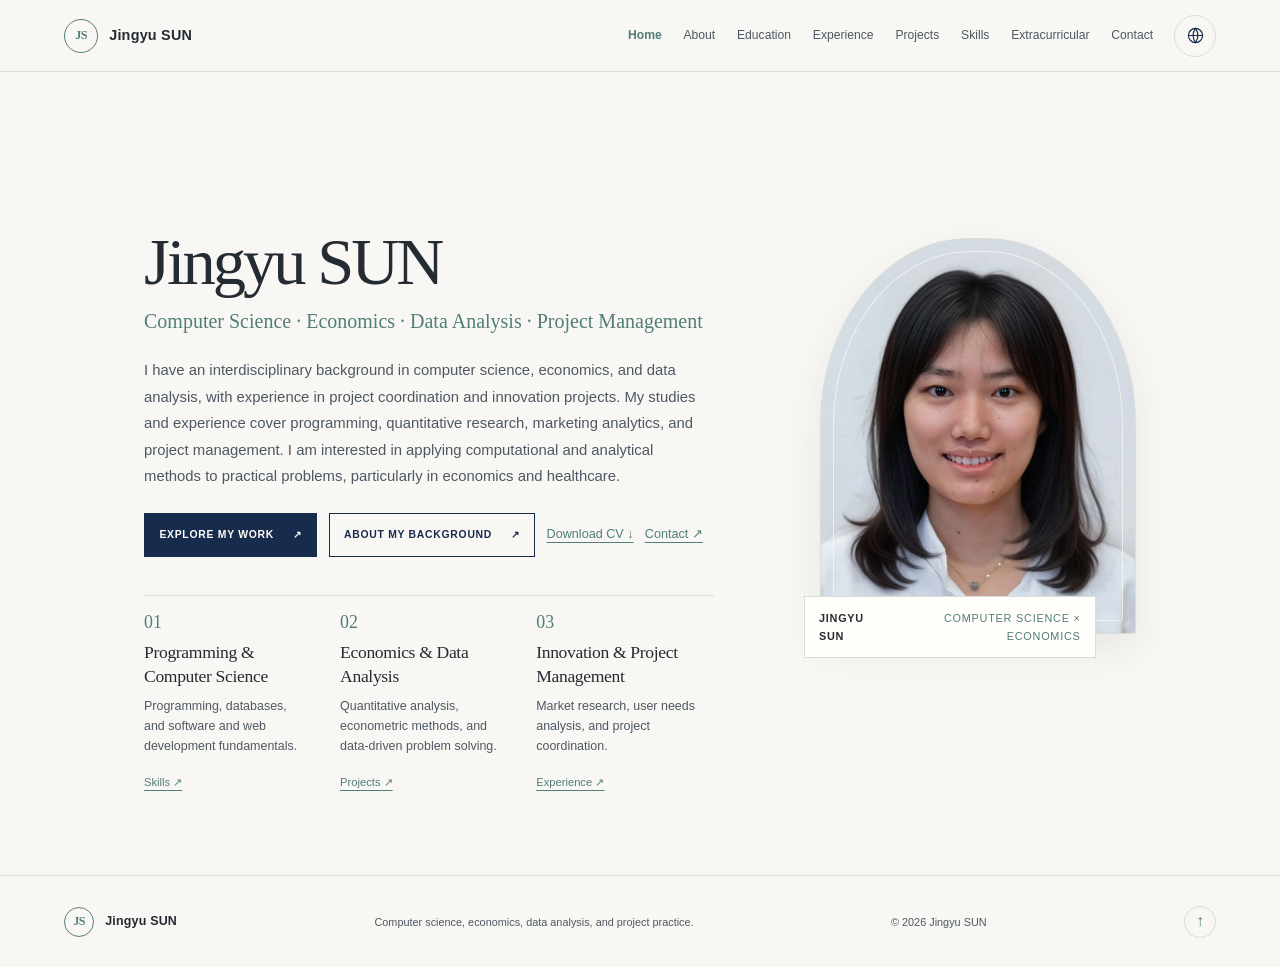
<file: index.html>
<!doctype html>
<html lang="en">
<head>
  <meta charset="utf-8"><meta name="viewport" content="width=device-width, initial-scale=1">
  <meta name="description" content="Jingyu SUN — Computer Science, Economics, Data Analysis, and Project Management.">
  <meta name="theme-color" content="#F8F7F3">
  <meta property="og:type" content="website"><meta property="og:title" content="Jingyu SUN | Academic & Professional Portfolio"><meta property="og:description" content="Computer Science, Economics, Data Analysis, and Project Management."><meta property="og:image" content="assets/images/social-card.svg">
  <title>Jingyu SUN | Academic &amp; Professional Portfolio</title>
  <link rel="icon" href="assets/images/favicon.svg" type="image/svg+xml"><link rel="stylesheet" href="css/style.css?v=b0d8c31"><script src="js/main.js?v=b0d8c31" defer></script>
</head>
<body data-page="home" id="top">
  <a class="skip-link" href="#page-content">Aller au contenu</a>
  <header id="site-header" class="site-header"></header>
  <main id="page-content" class="page-shell" tabindex="-1"><noscript>JavaScript is required to display the portfolio content.</noscript></main>
  <footer id="site-footer" class="site-footer"></footer>
</body>
</html>
</file>
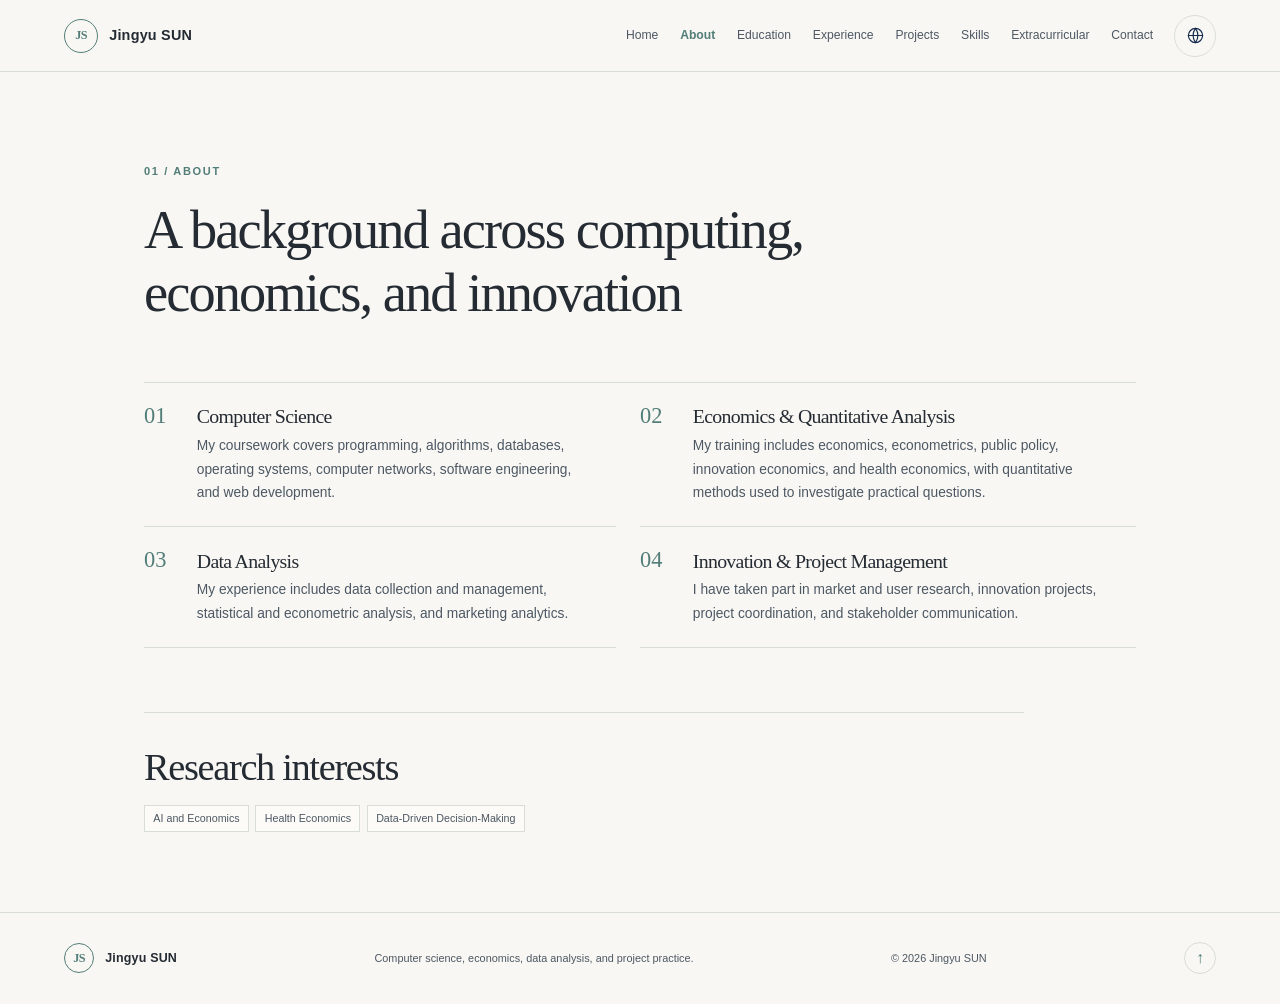
<file: about.html>
<!doctype html>
<html lang="en"><head><meta charset="utf-8"><meta name="viewport" content="width=device-width, initial-scale=1"><meta name="description" content="Parcours et centres d’intérêt de Jingyu SUN."><meta name="theme-color" content="#f5f2eb"><title>À propos | Jingyu SUN</title><link rel="icon" href="assets/images/favicon.svg" type="image/svg+xml"><link rel="stylesheet" href="css/style.css?v=b0d8c31"><script src="js/main.js?v=b0d8c31" defer></script></head><body data-page="about" id="top"><a class="skip-link" href="#page-content">Aller au contenu</a><header id="site-header" class="site-header"></header><main id="page-content" class="page-shell" tabindex="-1"><noscript>JavaScript is required to display the portfolio content.</noscript></main><footer id="site-footer" class="site-footer"></footer></body></html>
</file>
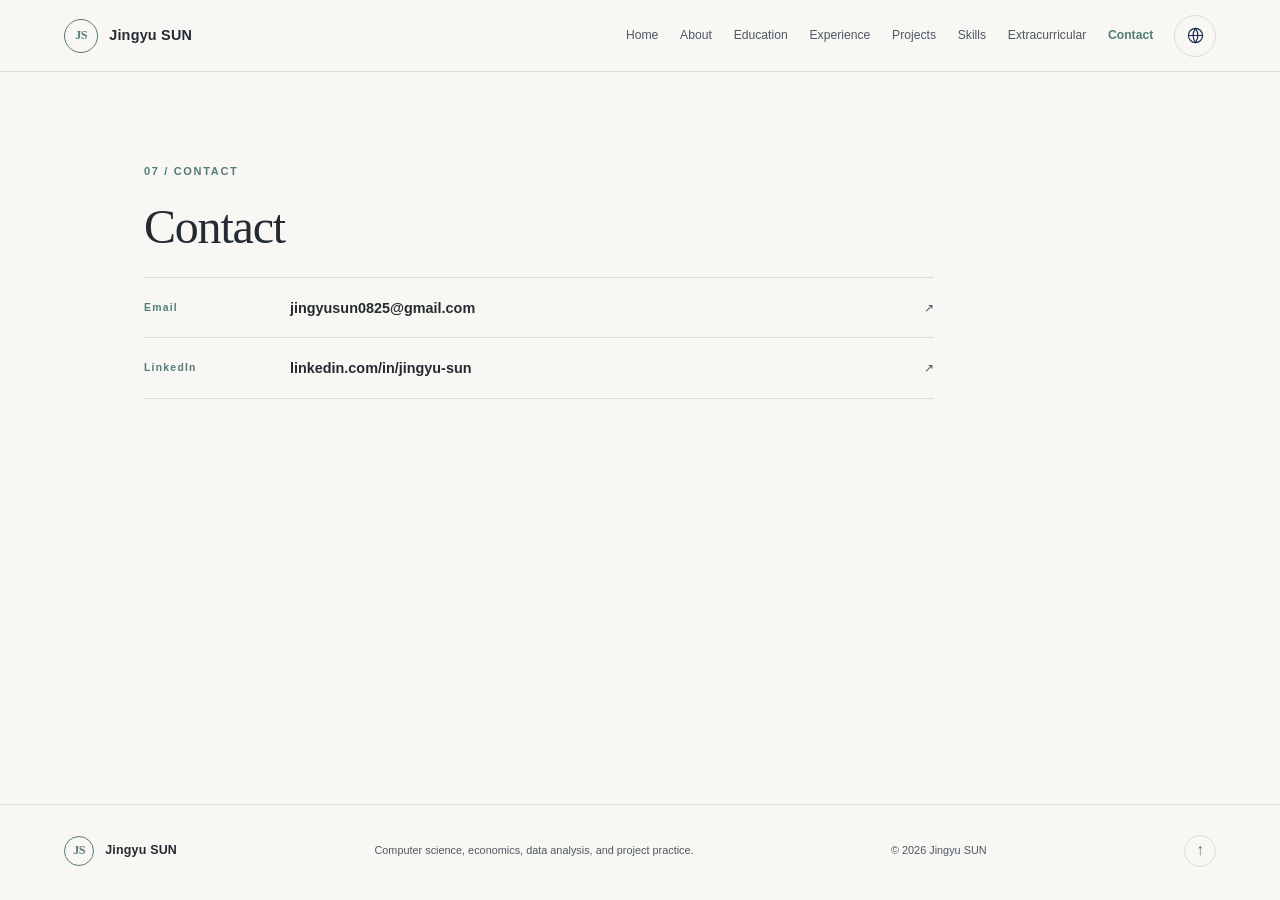
<file: contact.html>
<!doctype html>
<html lang="en"><head><meta charset="utf-8"><meta name="viewport" content="width=device-width, initial-scale=1"><meta name="description" content="Contacter Jingyu SUN par e-mail ou LinkedIn."><meta name="theme-color" content="#f5f2eb"><title>Contact | Jingyu SUN</title><link rel="icon" href="assets/images/favicon.svg" type="image/svg+xml"><link rel="stylesheet" href="css/style.css?v=b0d8c31"><script src="js/main.js?v=b0d8c31" defer></script></head><body data-page="contact" id="top"><a class="skip-link" href="#page-content">Aller au contenu</a><header id="site-header" class="site-header"></header><main id="page-content" class="page-shell" tabindex="-1"><noscript>JavaScript is required to display the portfolio content.</noscript></main><footer id="site-footer" class="site-footer"></footer></body></html>
</file>
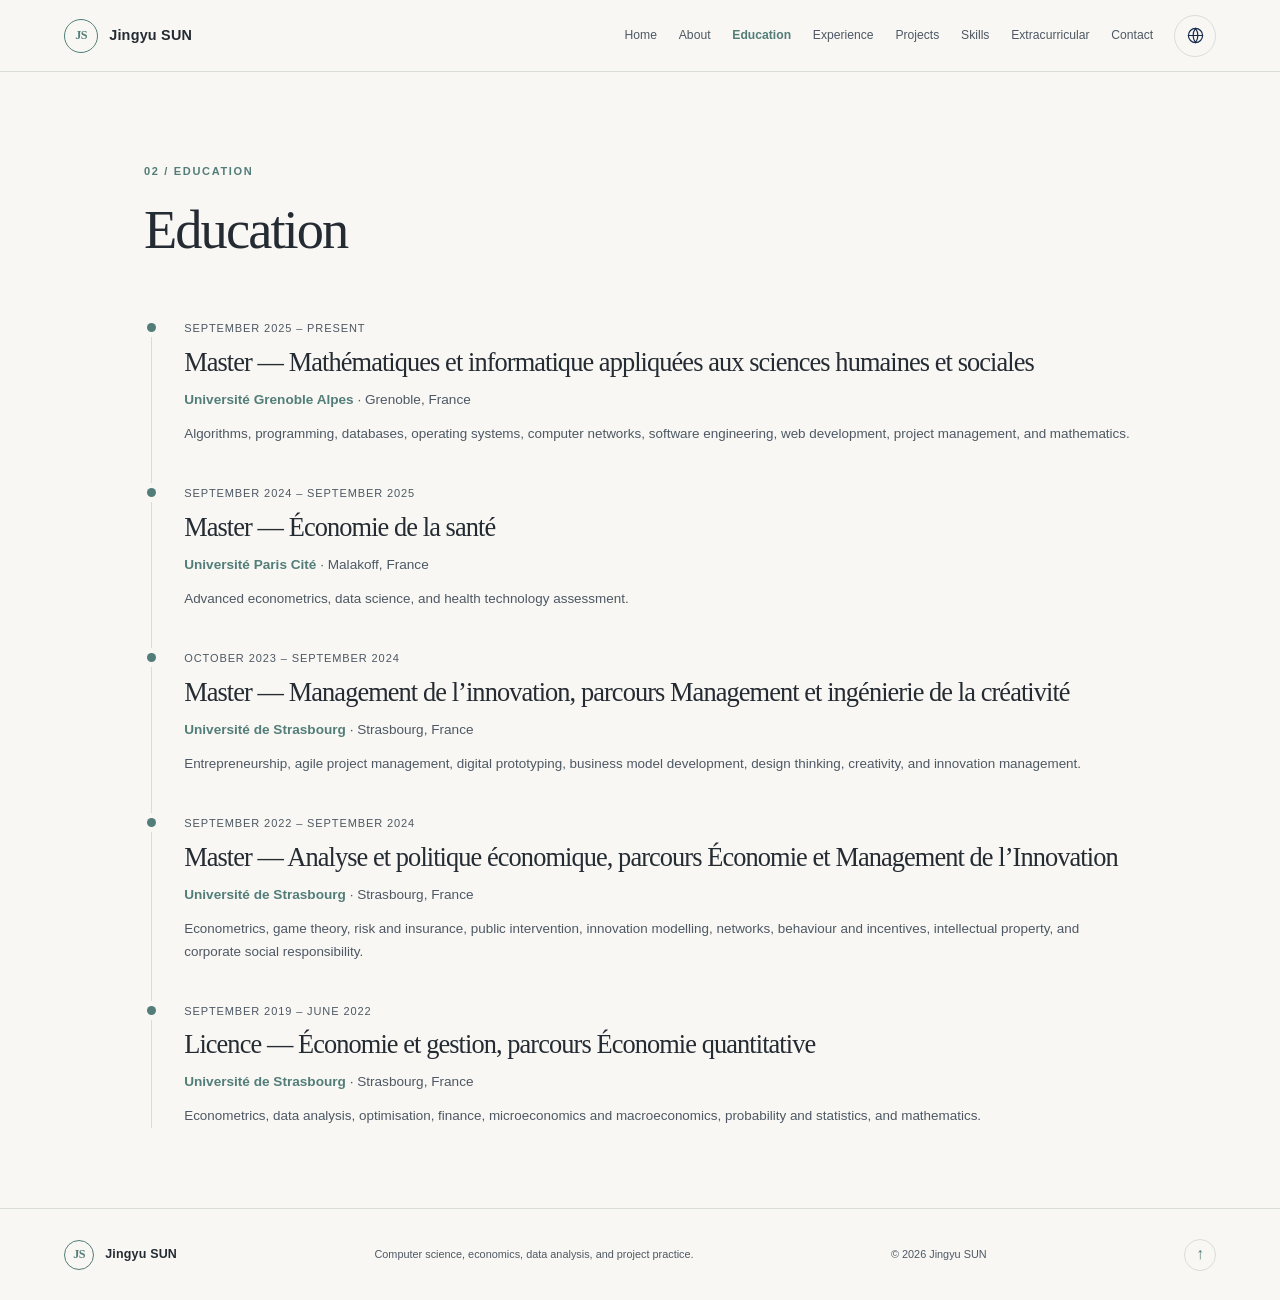
<file: education.html>
<!doctype html>
<html lang="en"><head><meta charset="utf-8"><meta name="viewport" content="width=device-width, initial-scale=1"><meta name="description" content="Parcours universitaire de Jingyu SUN à Grenoble, Paris et Strasbourg."><meta name="theme-color" content="#f5f2eb"><title>Formation | Jingyu SUN</title><link rel="icon" href="assets/images/favicon.svg" type="image/svg+xml"><link rel="stylesheet" href="css/style.css?v=b0d8c31"><script src="js/main.js?v=b0d8c31" defer></script></head><body data-page="education" id="top"><a class="skip-link" href="#page-content">Aller au contenu</a><header id="site-header" class="site-header"></header><main id="page-content" class="page-shell" tabindex="-1"><noscript>JavaScript is required to display the portfolio content.</noscript></main><footer id="site-footer" class="site-footer"></footer></body></html>
</file>
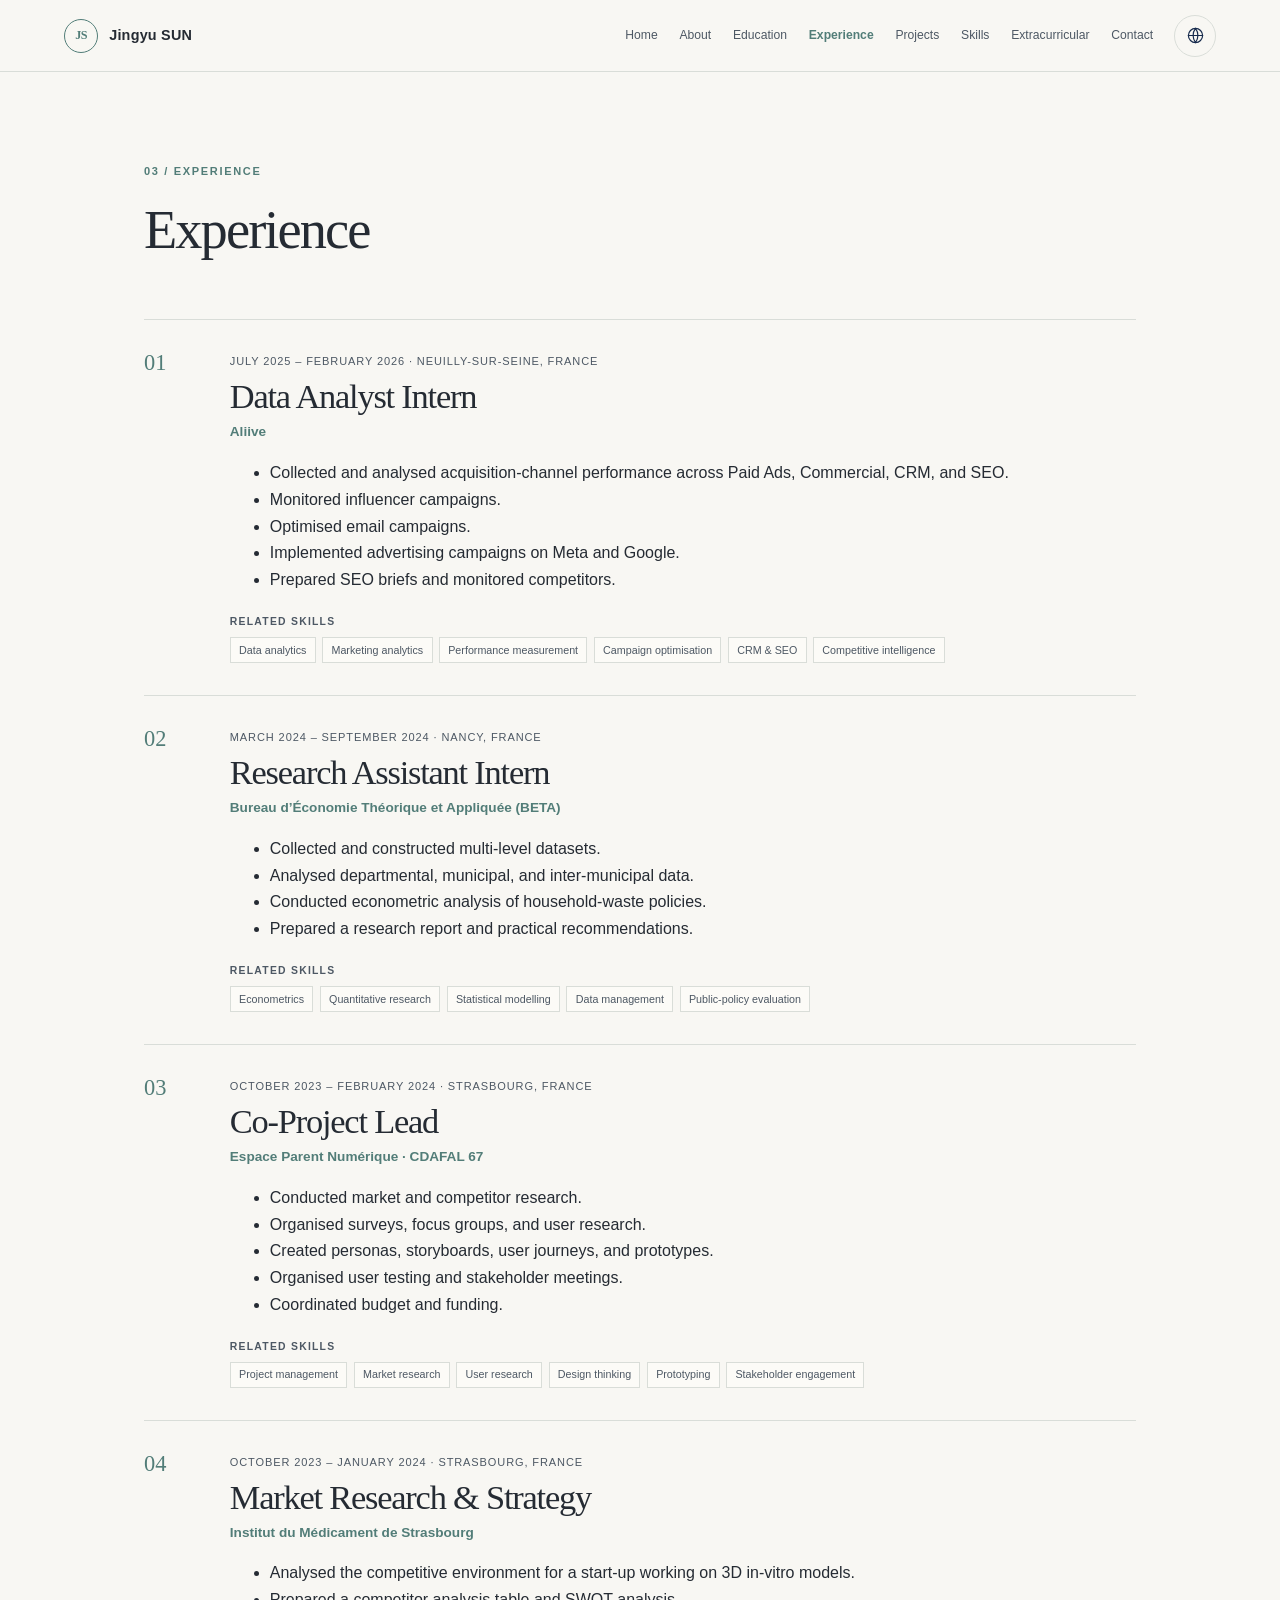
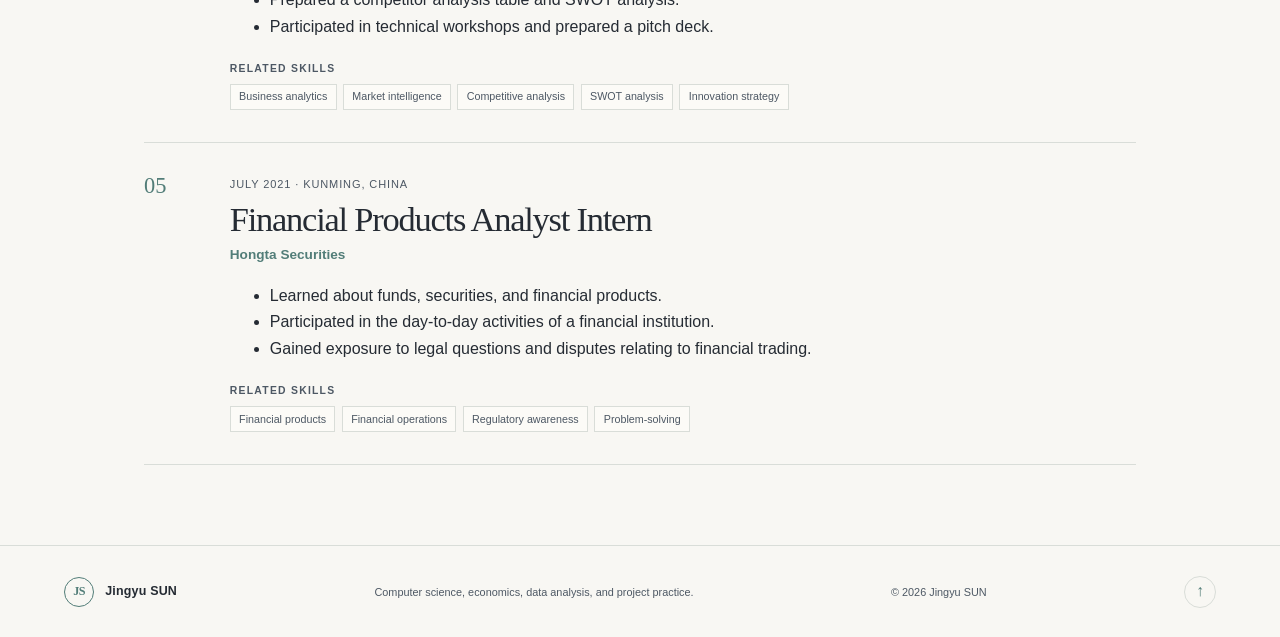
<file: experience.html>
<!doctype html>
<html lang="en"><head><meta charset="utf-8"><meta name="viewport" content="width=device-width, initial-scale=1"><meta name="description" content="Expériences professionnelles et projets de Jingyu SUN."><meta name="theme-color" content="#f5f2eb"><title>Expériences | Jingyu SUN</title><link rel="icon" href="assets/images/favicon.svg" type="image/svg+xml"><link rel="stylesheet" href="css/style.css?v=b0d8c31"><script src="js/main.js?v=b0d8c31" defer></script></head><body data-page="experience" id="top"><a class="skip-link" href="#page-content">Aller au contenu</a><header id="site-header" class="site-header"></header><main id="page-content" class="page-shell" tabindex="-1"><noscript>JavaScript is required to display the portfolio content.</noscript></main><footer id="site-footer" class="site-footer"></footer></body></html>
</file>
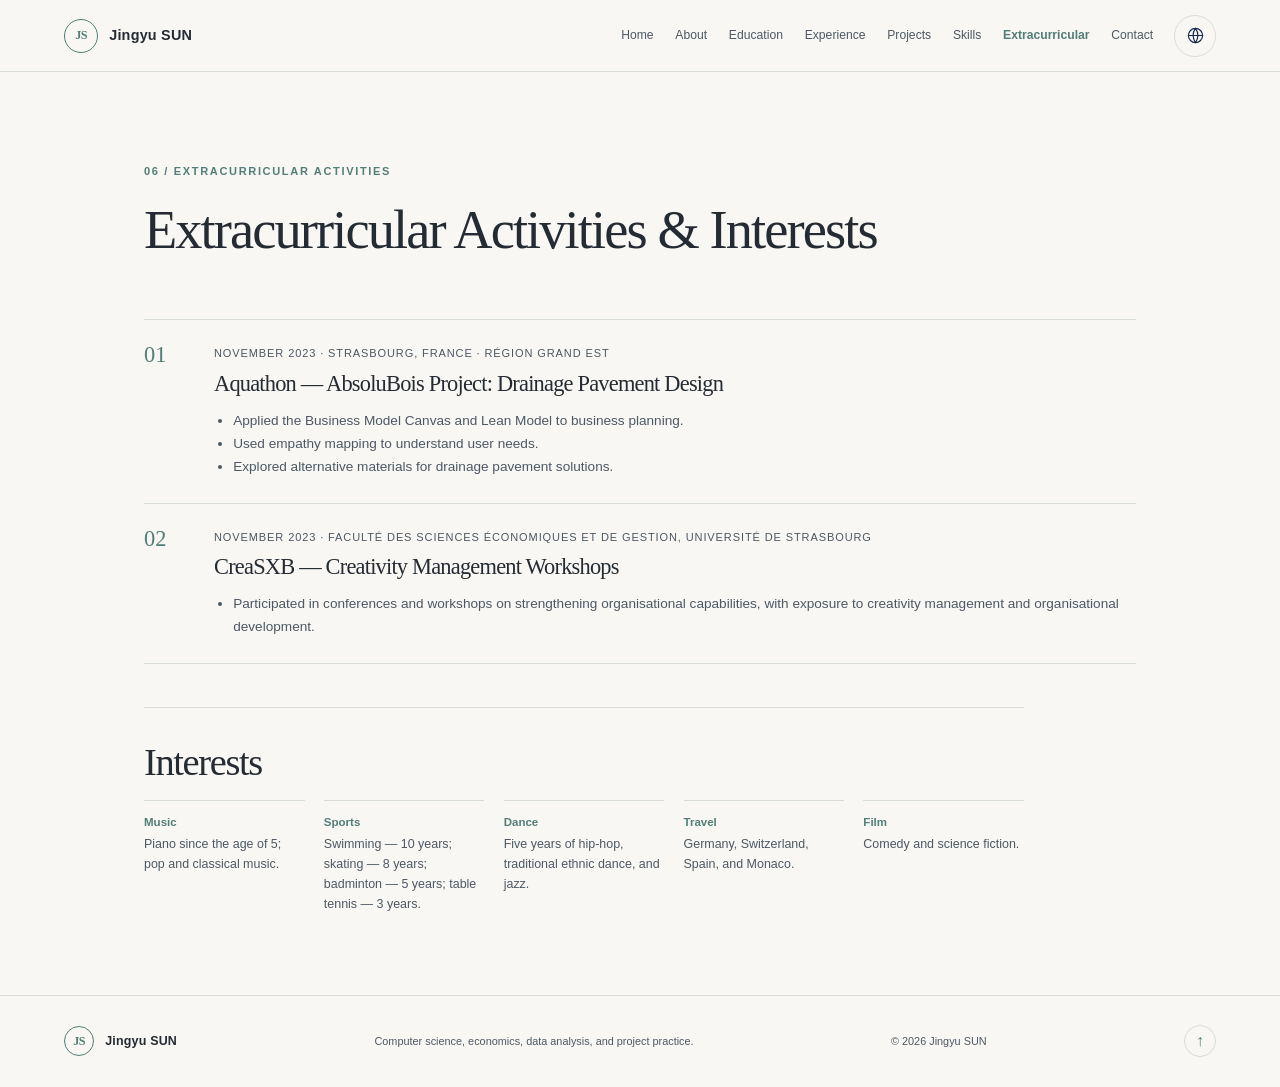
<file: extracurricular.html>
<!doctype html>
<html lang="en"><head><meta charset="utf-8"><meta name="viewport" content="width=device-width, initial-scale=1"><meta name="description" content="Extracurricular activities and interests of Jingyu SUN."><meta name="theme-color" content="#F8F7F3"><title>Extracurricular Activities | Jingyu SUN</title><link rel="icon" href="assets/images/favicon.svg" type="image/svg+xml"><link rel="stylesheet" href="css/style.css?v=b0d8c31"><script src="js/main.js?v=b0d8c31" defer></script></head><body data-page="extracurricular" id="top"><a class="skip-link" href="#page-content">Skip to content</a><header id="site-header" class="site-header"></header><main id="page-content" class="page-shell" tabindex="-1"><noscript>This portfolio requires JavaScript to render its language-specific content.</noscript></main><footer id="site-footer" class="site-footer"></footer></body></html>
</file>
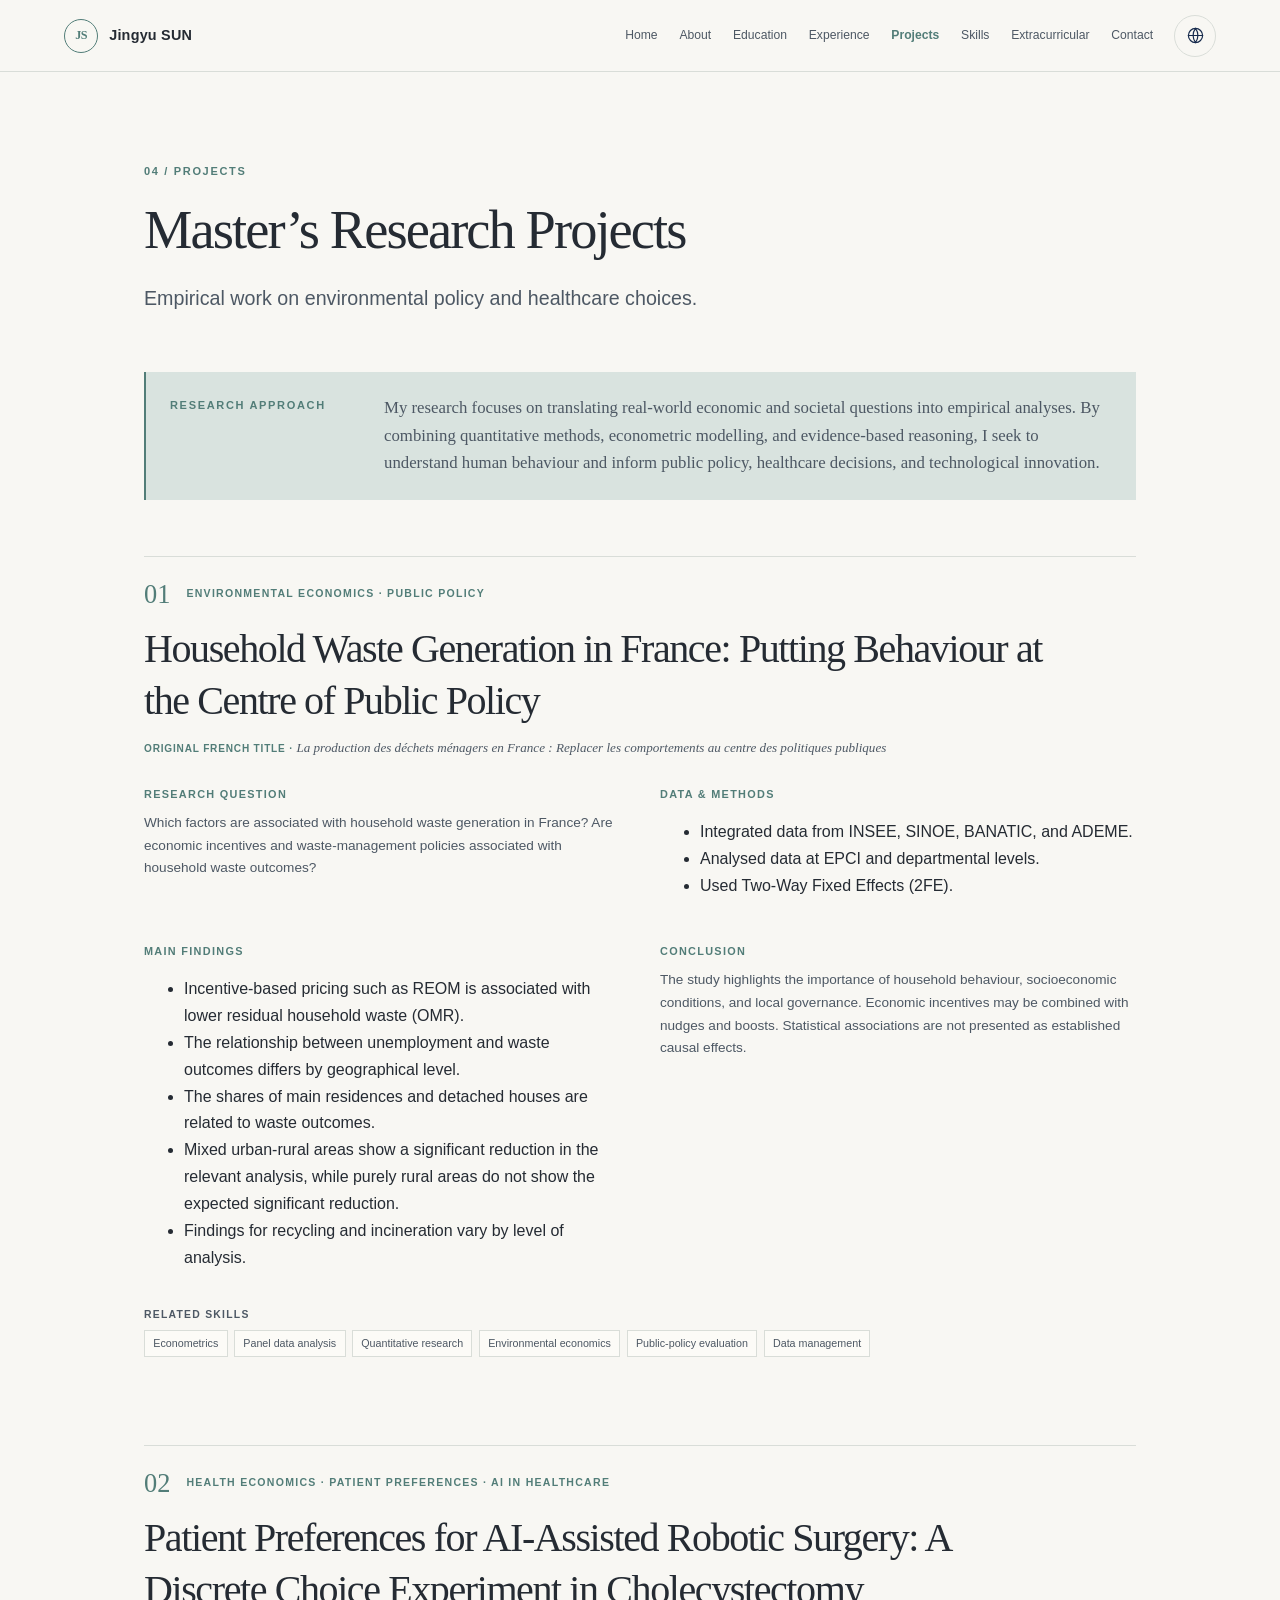
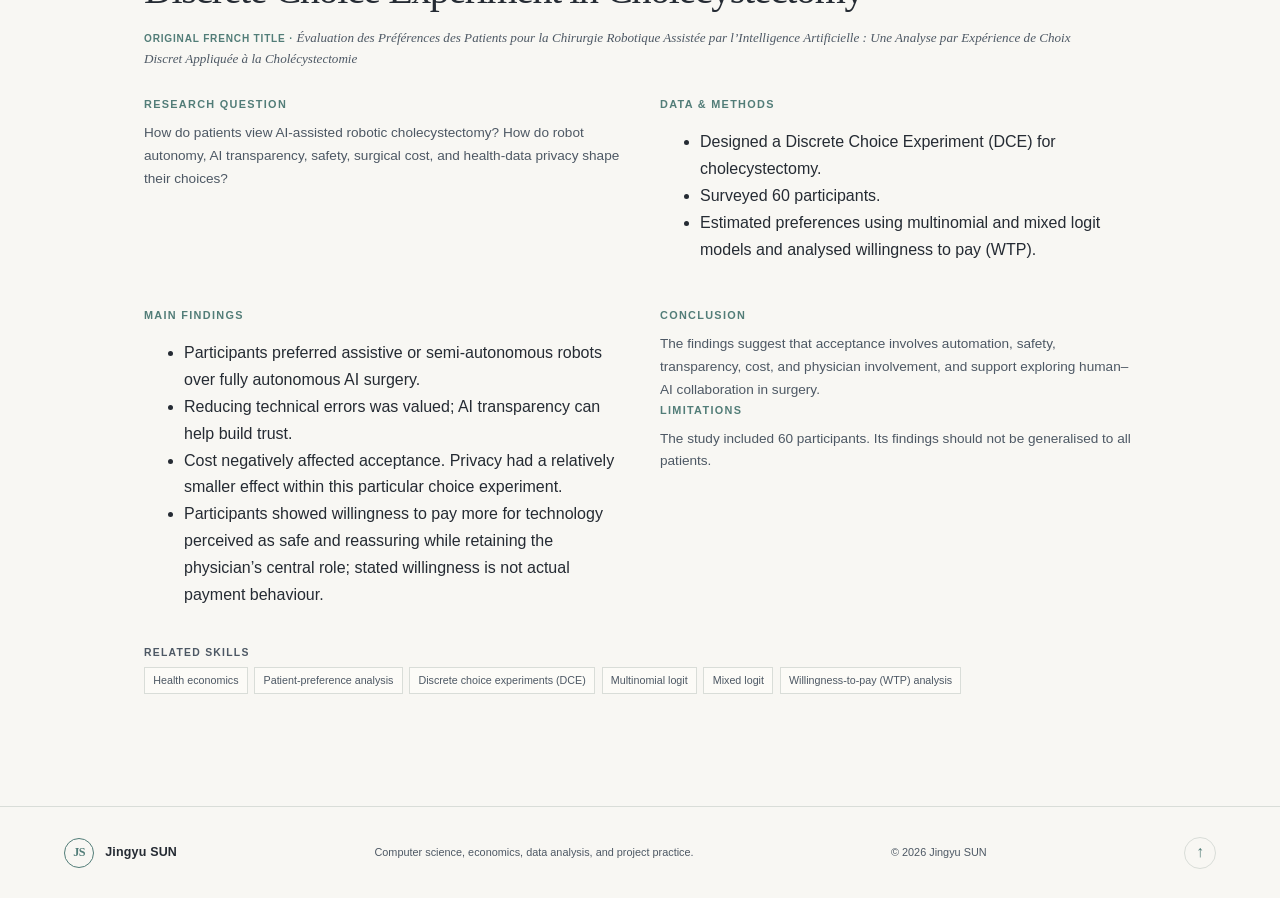
<file: projects.html>
<!doctype html>
<html lang="en"><head><meta charset="utf-8"><meta name="viewport" content="width=device-width, initial-scale=1"><meta name="description" content="Projets de recherche de Jingyu SUN en économie de l’environnement et économie de la santé."><meta name="theme-color" content="#f5f2eb"><title>Recherche | Jingyu SUN</title><link rel="icon" href="assets/images/favicon.svg" type="image/svg+xml"><link rel="stylesheet" href="css/style.css?v=b0d8c31"><script src="js/main.js?v=b0d8c31" defer></script></head><body data-page="projects" id="top"><a class="skip-link" href="#page-content">Aller au contenu</a><header id="site-header" class="site-header"></header><main id="page-content" class="page-shell" tabindex="-1"><noscript>JavaScript is required to display the portfolio content.</noscript></main><footer id="site-footer" class="site-footer"></footer></body></html>
</file>
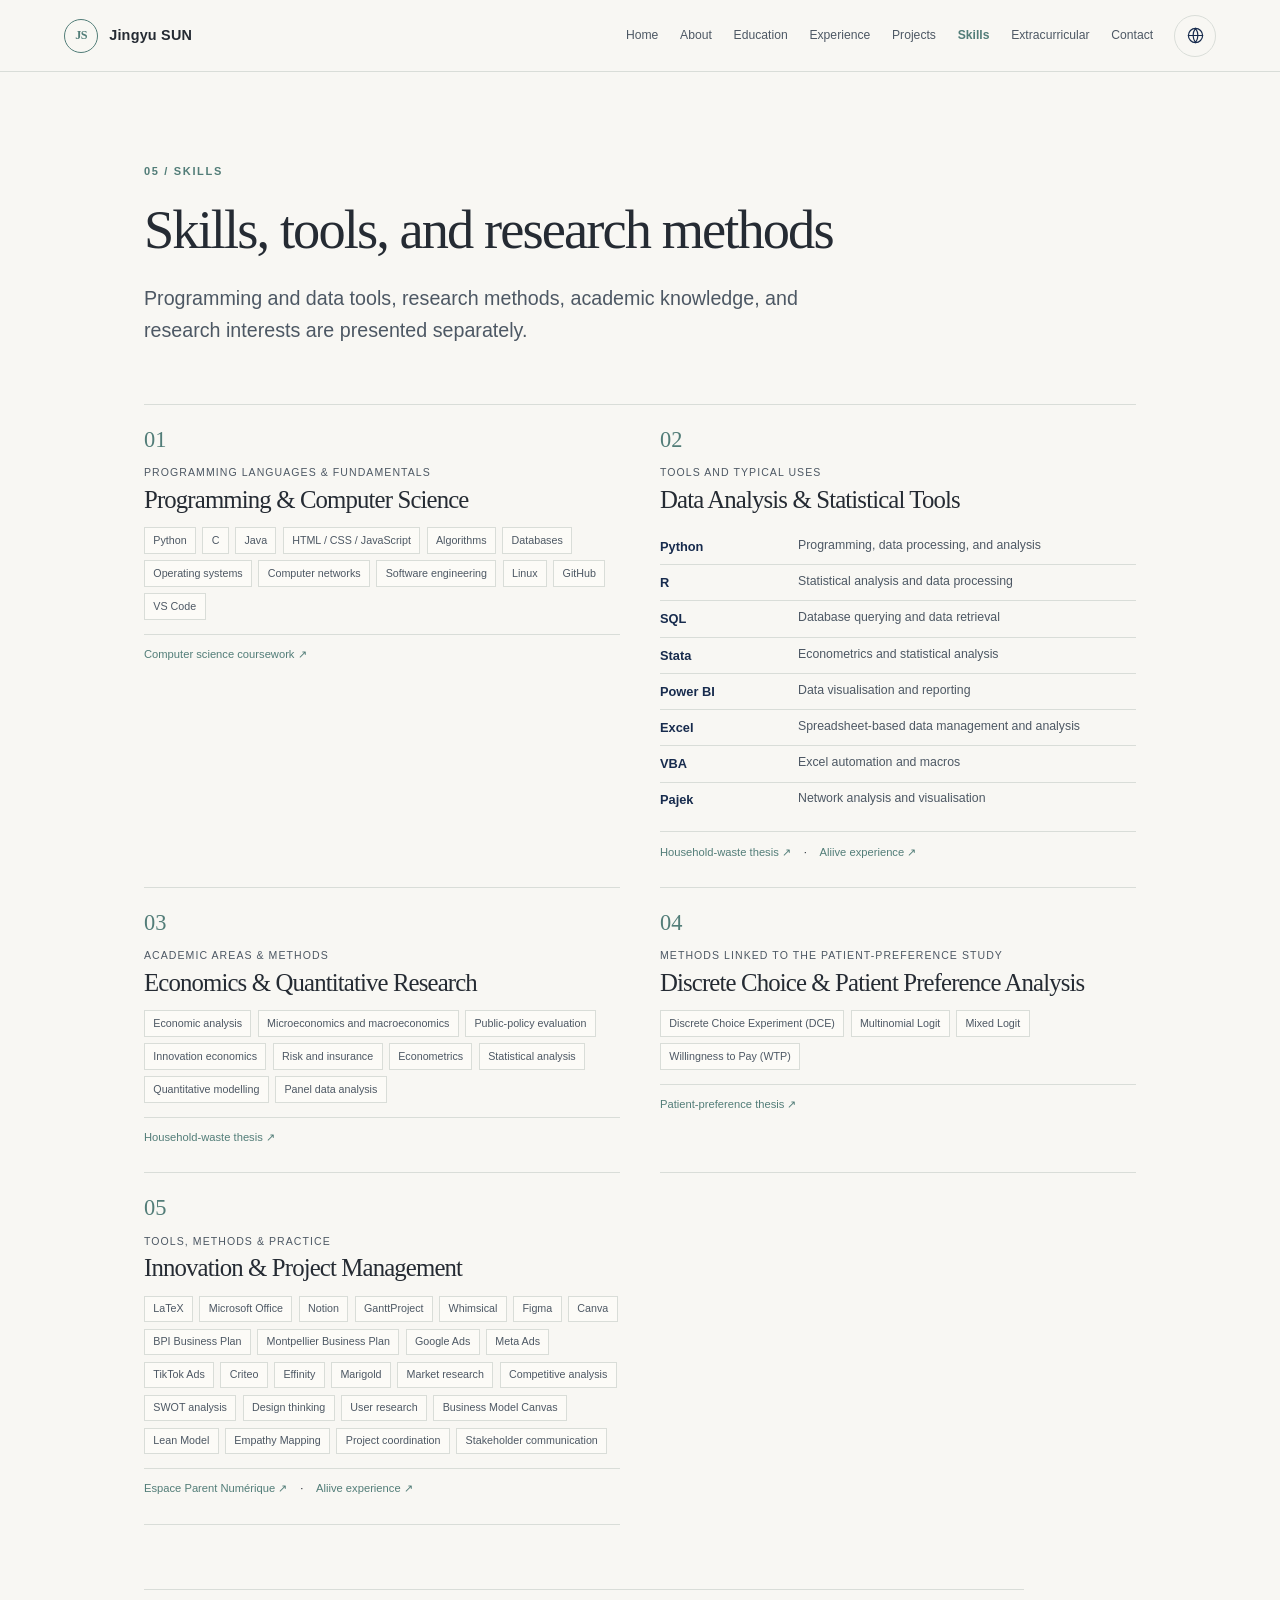
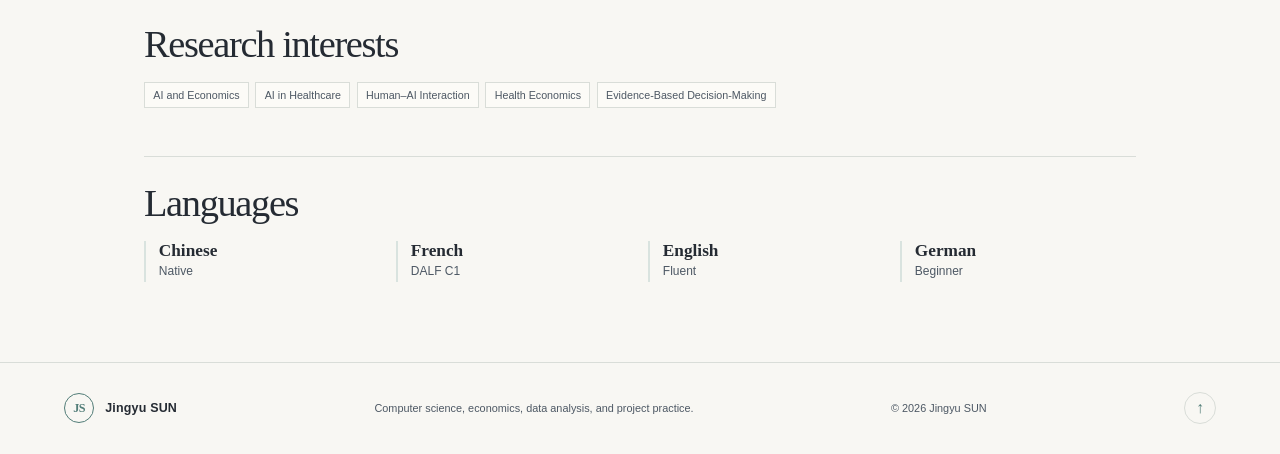
<file: skills.html>
<!doctype html>
<html lang="en"><head><meta charset="utf-8"><meta name="viewport" content="width=device-width, initial-scale=1"><meta name="description" content="Compétences en programmation, analyse, économétrie, santé, innovation et gestion de projet."><meta name="theme-color" content="#f5f2eb"><title>Compétences | Jingyu SUN</title><link rel="icon" href="assets/images/favicon.svg" type="image/svg+xml"><link rel="stylesheet" href="css/style.css?v=b0d8c31"><script src="js/main.js?v=b0d8c31" defer></script></head><body data-page="skills" id="top"><a class="skip-link" href="#page-content">Aller au contenu</a><header id="site-header" class="site-header"></header><main id="page-content" class="page-shell" tabindex="-1"><noscript>JavaScript is required to display the portfolio content.</noscript></main><footer id="site-footer" class="site-footer"></footer></body></html>
</file>
<file: css/style.css>
:root{
  color-scheme:light;
  --paper:#F8F7F3;--surface:#fffefa;--surface-soft:#D9E3DF;--ink:#172B4D;--body:#252B33;--muted:#4d5864;
  --accent:#527D78;--accent-soft:#D9E3DF;--line:#d9ddd8;--warm:#527D78;
  --serif:"Playfair Display",Georgia,"Times New Roman",serif;--sans:"DM Sans",Arial,sans-serif;
  --space:clamp(1.2rem,5vw,4.6rem);--header:72px;--measure:1120px;--ease:180ms ease;
  scroll-behavior:smooth;scroll-padding-top:calc(var(--header) + 1.5rem)
}
*,*::before,*::after{box-sizing:border-box}
html{scroll-behavior:smooth}
body{margin:0;background:var(--paper);color:var(--body);font:400 16px/1.68 var(--sans);-webkit-font-smoothing:antialiased}
a{color:inherit}
button{font:inherit}
img{max-width:100%}
:focus-visible{outline:3px solid var(--warm);outline-offset:4px}
.sr-only{position:absolute;width:1px;height:1px;padding:0;margin:-1px;overflow:hidden;clip:rect(0,0,0,0);white-space:nowrap;border:0}
.skip-link{position:fixed;z-index:1000;left:1rem;top:1rem;padding:.65rem 1rem;background:var(--ink);color:white;text-decoration:none;transform:translateY(-160%)}
.skip-link:focus{transform:translateY(0)}
.site-header{position:sticky;top:0;z-index:50;min-height:var(--header);padding:.6rem var(--space);display:flex;align-items:center;justify-content:space-between;gap:1.5rem;background:rgba(247,246,242,.96);border-bottom:1px solid var(--line);backdrop-filter:blur(12px)}
.brand{display:inline-flex;align-items:center;gap:.7rem;flex:none;text-decoration:none;font-size:.9rem;font-weight:700;letter-spacing:.015em}
.brand-mark{width:34px;height:34px;border:1px solid var(--accent);border-radius:50%;display:grid;place-items:center;color:var(--accent);font:600 .76rem var(--serif);letter-spacing:-.06em}
.site-nav{display:flex;align-items:center;gap:1.3rem}
.nav-links{display:flex;align-items:center;gap:clamp(.7rem,1.7vw,1.5rem)}
.nav-links a{font-size:.76rem;text-decoration:none;color:var(--muted);white-space:nowrap;transition:color var(--ease)}
.nav-links a:hover,.nav-links a[aria-current=page]{color:var(--accent)}
.nav-links a[aria-current=page]{font-weight:700}
.language-toggle{min-width:42px;padding:.4rem .6rem;border:1px solid var(--line);background:transparent;color:var(--accent);font-size:.7rem;font-weight:700;cursor:pointer}
.menu-toggle{display:none}
.page-shell{width:min(var(--measure),100%);min-height:calc(100vh - var(--header) - 96px);margin-inline:auto;padding:clamp(3rem,7vw,6.5rem) var(--space) 5rem}
.eyebrow{margin:0 0 1.2rem;color:var(--accent);font-size:.69rem;font-weight:700;letter-spacing:.15em;text-transform:uppercase}
h1,h2,h3,p{overflow-wrap:anywhere}
h1,h2{font-family:var(--serif);font-weight:500;letter-spacing:-.035em;line-height:1.15}
.page-intro{max-width:760px;margin-bottom:3.6rem}
.page-intro h1,.contact-page h1{font-size:clamp(2.15rem,4.4vw,3.4rem);margin:0 0 1.2rem;text-wrap:balance}
.page-intro .lead,.contact-page .lead{max-width:720px;font-size:clamp(1.05rem,1.8vw,1.23rem);color:var(--ink);line-height:1.65}
.page-intro>p:last-child:not(.eyebrow){color:var(--muted)}
.home-hero{display:grid;grid-template-columns:minmax(0,1.2fr) minmax(270px,.7fr);gap:clamp(2.5rem,7vw,7rem);align-items:center}
.home-copy{max-width:690px}
.home-copy h1{font-size:clamp(2.65rem,5.2vw,4.5rem);line-height:1.08;margin:.25rem 0 1rem;text-wrap:balance}
.home-subtitle{max-width:640px;margin:.6rem 0 1rem;font:500 clamp(1.18rem,2.1vw,1.55rem)/1.45 var(--serif);color:var(--accent)}
.home-intro{max-width:630px;color:var(--muted);font-size:.94rem}
.eyebrow-dot{display:inline-block;width:7px;height:7px;margin:0 .55rem .05rem 0;background:var(--warm);border-radius:50%}
.home-actions{display:flex;flex-wrap:wrap;gap:.7rem;margin:1.7rem 0 2rem}
.button{min-height:44px;padding:.65rem .9rem;display:inline-flex;align-items:center;justify-content:space-between;gap:1.2rem;border:1px solid var(--ink);text-decoration:none;text-transform:uppercase;font-size:.65rem;font-weight:700;letter-spacing:.07em;transition:background var(--ease),color var(--ease),transform var(--ease)}
.button:hover{transform:translateY(-2px)}
.button-dark{background:var(--ink);color:var(--surface)}
.button-dark:hover{background:var(--accent);border-color:var(--accent)}
.button-outline{background:transparent;color:var(--ink)}
.button-outline:hover{background:var(--surface)}
.minor-heading{margin:1.3rem 0 .45rem;font:700 .65rem/1.4 var(--sans);letter-spacing:.13em;text-transform:uppercase;color:var(--muted)}
.tools-heading{margin-top:1.1rem}
.chips{display:flex;flex-wrap:wrap;gap:.4rem}
.chips span{display:inline-block;padding:.3rem .52rem;border:1px solid var(--line);background:rgba(255,254,250,.65);color:var(--muted);font-size:.67rem;line-height:1.4}
.interest-chips span{color:var(--accent);border-color:#cad8d3}
.core-tools span{background:transparent}
.home-links{display:flex;gap:1.25rem;flex-wrap:wrap;margin-top:1.8rem}
.home-links a{padding-bottom:.15rem;border-bottom:1px solid var(--accent);color:var(--accent);font-size:.78rem;text-decoration:none}
.home-links a span{margin-left:.35rem}
.home-portrait{position:relative;width:min(100%,390px);margin:0 auto;padding:0 0 2.2rem 1rem}
.portrait-frame{position:relative;overflow:hidden;aspect-ratio:4/5;border-radius:47% 47% 2px 2px;border:1px solid var(--line);background:var(--surface-soft);box-shadow:0 15px 38px rgba(32,43,50,.08)}
.portrait-frame::after{content:"";position:absolute;inset:12px;border:1px solid rgba(255,254,250,.6);border-radius:inherit;pointer-events:none}
.portrait-frame img{display:block;width:100%;height:100%;object-fit:cover;object-position:center 42%}
.home-portrait figcaption{position:absolute;z-index:1;left:0;right:2.5rem;bottom:.7rem;display:flex;justify-content:space-between;align-items:center;gap:.8rem;padding:.72rem .9rem;background:var(--surface);border:1px solid var(--line);font-size:.68rem;letter-spacing:.07em;text-transform:uppercase}
.home-portrait figcaption span{color:var(--accent);text-align:right}
.portrait-index{position:absolute;right:.1rem;top:1rem;color:var(--muted);font-size:.6rem;line-height:1.45;letter-spacing:.08em}
.home-note{display:flex;align-items:center;justify-content:space-between;gap:1rem;margin-top:clamp(3.5rem,8vw,6.5rem);padding-top:.8rem;border-top:1px solid var(--line);color:var(--muted);font-size:.65rem;letter-spacing:.12em;text-transform:uppercase}
.home-note a{color:var(--accent);font-size:1.2rem;text-decoration:none}
.content-section{max-width:880px;margin-top:4rem;padding-top:2rem;border-top:1px solid var(--line)}
.content-section h2,.language-panel h2{margin:0 0 1rem;font-size:clamp(1.7rem,3vw,2.5rem)}
.topic-list span{padding:.55rem .72rem;background:var(--accent-soft);border:0;color:var(--accent);font-size:.75rem}
.experience-list{border-top:1px solid var(--line)}
.experience-item{display:grid;grid-template-columns:65px minmax(0,1fr);gap:1.3rem;padding:2rem 0;border-bottom:1px solid var(--line)}
.item-number{font:500 1.4rem/1 var(--serif);color:var(--warm)}
.item-meta{margin:0 0 .4rem;color:var(--muted);font-size:.69rem;letter-spacing:.08em;text-transform:uppercase}
.item-content h2{margin:.15rem 0;font-size:clamp(1.5rem,3vw,2.15rem)}
.item-org{margin:.25rem 0 1rem;color:var(--accent);font-size:.85rem;font-weight:700}
.plain-list{margin:.7rem 0 1.15rem;padding-left:1.2rem;color:var(--muted);font-size:.86rem}
.plain-list li{padding:.16rem 0 .16rem .12rem}
.skill-label{margin:1.3rem 0 .45rem;color:var(--muted);font:700 .65rem/1.4 var(--sans);letter-spacing:.12em;text-transform:uppercase}
.approach{display:grid;grid-template-columns:190px minmax(0,1fr);gap:1.5rem;padding:1.4rem 1.5rem;margin:0 0 3.5rem;background:var(--surface-soft);border-left:2px solid var(--accent)}
.approach .eyebrow{margin:.15rem 0}
.approach p:last-child{margin:0;color:var(--ink-soft,var(--muted));font:500 1.05rem/1.65 var(--serif)}
.project-list{display:grid;gap:3.5rem}
.research-project{padding:1.5rem 0 2rem;border-top:1px solid var(--line)}
.project-header{display:flex;align-items:center;gap:1rem}
.project-header .item-number{font-size:1.65rem}
.project-area{margin:0;color:var(--accent);font-size:.66rem;font-weight:700;letter-spacing:.12em;text-transform:uppercase}
.research-project>h2{max-width:900px;margin:1rem 0 2rem;font-size:clamp(1.55rem,3.4vw,2.5rem);line-height:1.3;overflow-wrap:anywhere}
.project-detail-grid{display:grid;grid-template-columns:repeat(2,minmax(0,1fr));gap:1.7rem 2.5rem}
.project-detail-grid section{min-width:0}
.project-detail-grid h3{margin:.1rem 0 .55rem;color:var(--accent);font:700 .68rem/1.45 var(--sans);letter-spacing:.12em;text-transform:uppercase}
.project-detail-grid p,.project-detail-grid .plain-list{margin:.4rem 0 0;color:var(--muted);font-size:.85rem}
.skill-grid{display:grid;grid-template-columns:repeat(2,minmax(0,1fr));gap:0 2.5rem;border-top:1px solid var(--line)}
.skill-card{padding:1.4rem 0 1.6rem;border-bottom:1px solid var(--line)}
.skill-card .item-number{margin:.1rem 0 .8rem}
.skill-card h2{margin:.25rem 0 .8rem;font-size:1.55rem}
.skill-kind{margin:0;color:var(--muted);font-size:.66rem;letter-spacing:.1em;text-transform:uppercase}
.skill-items span{border:0;background:var(--surface-soft);color:var(--ink-soft,var(--muted));padding:.35rem .5rem}
.language-panel{margin-top:3rem;padding-top:1.5rem;border-top:1px solid var(--line)}
.language-panel>div{display:grid;grid-template-columns:repeat(4,minmax(0,1fr));gap:1rem}
.language-panel p{margin:0;padding-left:.8rem;border-left:2px solid var(--accent-soft);display:flex;flex-direction:column}
.language-panel strong{font:600 1.08rem var(--serif)}
.language-panel span{color:var(--muted);font-size:.75rem}
.education-list{position:relative;border-left:1px solid var(--line);margin-left:.45rem;padding-left:2rem}
.education-item{position:relative;padding:0 0 2.4rem}
.education-item:last-child{padding-bottom:0}
.education-dot{position:absolute;left:calc(-2rem - 5px);top:.25rem;width:9px;height:9px;border-radius:50%;background:var(--accent);box-shadow:0 0 0 5px var(--paper)}
.education-item h2{margin:.2rem 0 .5rem;font-size:clamp(1.2rem,2.3vw,1.65rem);line-height:1.4}
.education-item .item-org{margin:.2rem 0}
.education-item .item-org span{color:var(--muted);font-weight:400}
.education-detail{margin:.7rem 0 0;color:var(--muted);font-size:.84rem}
.contact-page{max-width:850px}
.contact-page h1{max-width:790px}
.contact-card{margin-top:3rem;border-top:1px solid var(--line)}
.contact-card a{display:grid;grid-template-columns:110px minmax(0,1fr) auto;align-items:center;gap:1rem;padding:1.1rem 0;border-bottom:1px solid var(--line);text-decoration:none}
.contact-card a:hover strong{color:var(--accent)}
.contact-card a>span{color:var(--accent);font-size:.65rem;font-weight:700;letter-spacing:.12em}
.contact-card strong{font-size:.9rem;font-weight:600;overflow-wrap:anywhere;transition:color var(--ease)}
.contact-card em{color:var(--muted);font-size:.75rem;font-style:normal}
.site-footer{min-height:92px;padding:1.2rem var(--space);display:flex;align-items:center;justify-content:space-between;gap:1.3rem;border-top:1px solid var(--line)}
.site-footer p,.site-footer>span{margin:0;color:var(--muted);font-size:.68rem}
.footer-brand{font-size:.78rem}
.footer-brand .brand-mark{width:30px;height:30px}
.back-top{width:32px;height:32px;display:grid;place-items:center;border:1px solid var(--line);border-radius:50%;color:var(--accent);text-decoration:none}
.site-footer .brand{white-space:nowrap}
@media(max-width:900px){.site-nav{gap:.8rem}.nav-links{gap:.8rem}.nav-links a{font-size:.7rem}.home-hero{grid-template-columns:minmax(0,1.1fr) minmax(235px,.7fr);gap:2rem}}
@media(max-width:720px){:root{--header:64px}.site-header{padding-inline:var(--space)}.menu-toggle{display:grid;place-items:center;width:40px;height:40px;border:1px solid var(--line);background:transparent;cursor:pointer}.menu-icon,.menu-icon::before,.menu-icon::after{display:block;width:17px;height:1.5px;background:var(--ink);position:relative}.menu-icon::before,.menu-icon::after{position:absolute;left:0;content:""}.menu-icon::before{top:-5px}.menu-icon::after{top:5px}.menu-toggle[aria-expanded=true] .menu-icon{background:transparent}.menu-toggle[aria-expanded=true] .menu-icon::before{top:0;transform:rotate(45deg)}.menu-toggle[aria-expanded=true] .menu-icon::after{top:0;transform:rotate(-45deg)}.site-nav{position:absolute;top:var(--header);left:0;right:0;display:flex;align-items:flex-start;gap:.8rem;padding:1rem var(--space) 1.2rem;background:var(--paper);border-bottom:1px solid var(--line);box-shadow:0 14px 28px rgba(32,43,50,.08);visibility:hidden;opacity:0;transform:translateY(-7px);transition:opacity var(--ease),transform var(--ease),visibility var(--ease)}.site-nav.open{visibility:visible;opacity:1;transform:translateY(0)}.nav-links{width:100%;display:grid;grid-template-columns:repeat(2,minmax(0,1fr));gap:0 1.2rem}.nav-links a{padding:.62rem 0;border-bottom:1px solid var(--line);font-size:.82rem}.language-toggle{flex:none;margin-top:.52rem}.home-hero{grid-template-columns:1fr;gap:2rem}.home-copy{order:1}.home-portrait{order:0;width:min(72vw,350px);padding-left:.7rem;padding-bottom:1.8rem}.home-copy h1{font-size:clamp(2.45rem,9vw,3.4rem)}.home-intro{font-size:.9rem}.home-note{margin-top:2.5rem}.page-shell{padding-top:3rem}.approach{grid-template-columns:1fr;gap:.4rem}.project-detail-grid{grid-template-columns:1fr;gap:1.3rem}.site-footer{flex-wrap:wrap}.site-footer p{order:3;width:100%}}
@media(max-width:460px){body{font-size:15px}.home-actions{flex-direction:column;align-items:stretch;max-width:290px}.home-portrait{width:min(84vw,340px)}.home-portrait figcaption{font-size:.58rem;padding:.6rem}.skill-grid{grid-template-columns:1fr}.language-panel>div{grid-template-columns:repeat(2,minmax(0,1fr));row-gap:1rem}.experience-item{grid-template-columns:34px minmax(0,1fr);gap:.8rem}.contact-card a{grid-template-columns:1fr;gap:.3rem}.contact-card em{margin-top:.2rem}.page-intro h1,.contact-page h1{font-size:clamp(2.35rem,11vw,3.4rem)}}
@media(prefers-reduced-motion:reduce){html{scroll-behavior:auto}*,*::before,*::after{transition-duration:.01ms!important;animation-duration:.01ms!important;animation-iteration-count:1!important}}

/* Final editorial refinement and the additional extracurricular route. */
.site-header{background:rgba(248,247,243,.97)}
.home-redesign{align-items:start;padding-top:clamp(2.2rem,5vw,4.6rem)}
.home-redesign .home-copy h1{margin:0 0 .55rem;font-size:clamp(2.7rem,5.2vw,4.25rem);letter-spacing:-.045em}
.home-descriptor{max-width:650px;margin:0 0 1.25rem;color:var(--accent);font:500 clamp(1rem,1.6vw,1.25rem)/1.55 var(--serif)}
.home-redesign .home-intro{max-width:690px;font-size:.93rem;line-height:1.78}
.home-redesign .home-portrait{margin-top:.8rem}
.home-redesign .home-actions{align-items:center;margin:1.45rem 0 2.4rem}
.text-link,.capability a{color:var(--accent);font-size:.79rem;text-decoration-thickness:1px;text-underline-offset:4px}
.capability-grid{display:grid;grid-template-columns:repeat(3,minmax(0,1fr));gap:1.15rem;border-top:1px solid var(--line)}
.capability{min-width:0;padding:1.05rem .9rem 0 0}
.capability .item-number{margin:.08rem 0 .55rem;font-size:1.12rem}
.capability h2{margin:.3rem 0 .55rem;font-size:1.1rem;letter-spacing:-.02em;line-height:1.35}
.capability p:not(.item-number){margin:.3rem 0 .7rem;color:var(--muted);font-size:.78rem;line-height:1.6}
.capability a{font-size:.7rem}
.about-grid{display:grid;grid-template-columns:repeat(2,minmax(0,1fr));border-top:1px solid var(--line)}
.about-item{display:grid;grid-template-columns:40px minmax(0,1fr);gap:.8rem;padding:1.35rem 1.5rem 1.35rem 0;border-bottom:1px solid var(--line)}
.about-item:nth-child(odd){margin-right:1.5rem}
.about-item h2{margin:.05rem 0 .35rem;font-size:1.24rem}
.about-item p{margin:0;color:var(--muted);font-size:.86rem;line-height:1.72}
.original-title{max-width:940px;margin:-1.35rem 0 1.7rem;color:var(--muted);font:italic .82rem/1.6 var(--serif);overflow-wrap:anywhere}
.original-title span{font:600 .63rem/1.4 var(--sans);letter-spacing:.08em;text-transform:uppercase;color:var(--accent)}
.tool-list{margin:.9rem 0 0}
.tool-list>div{display:grid;grid-template-columns:minmax(82px,.38fr) minmax(0,1fr);gap:.6rem;padding:.43rem 0;border-bottom:1px solid var(--line)}
.tool-list>div:last-child{border-bottom:0}
.tool-list dt{font-size:.8rem;font-weight:700;color:var(--ink)}
.tool-list dd{margin:0;color:var(--muted);font-size:.77rem;line-height:1.5}
.skill-related{display:flex;flex-wrap:wrap;gap:.35rem .8rem;margin:.85rem 0 0;padding-top:.65rem;border-top:1px solid var(--line);font-size:.7rem}
.skill-related a{color:var(--accent);text-decoration:none}
.skill-related a:hover{text-decoration:underline;text-underline-offset:3px}
.activity-list{border-top:1px solid var(--line)}
.activity-item{display:grid;grid-template-columns:54px minmax(0,1fr);gap:1rem;padding:1.5rem 0;border-bottom:1px solid var(--line)}
.activity-item h2{margin:.2rem 0 .65rem;font-size:1.4rem;line-height:1.35}
.activity-item ul{margin:.4rem 0 0;padding-left:1.2rem;color:var(--muted);font-size:.85rem}
.interests-section{margin-top:2.7rem}
.interests-grid{display:grid;grid-template-columns:repeat(5,minmax(0,1fr));gap:1.2rem}
.interests-grid article{padding-top:.8rem;border-top:1px solid var(--line)}
.interests-grid h3{margin:0 0 .3rem;font:700 .72rem/1.4 var(--sans);color:var(--accent)}
.interests-grid p{margin:0;color:var(--muted);font-size:.78rem;line-height:1.6}
.language-control{position:relative;flex:none}
.language-toggle{width:42px;height:42px;min-width:42px;padding:.55rem;display:grid;place-items:center;border-radius:50%;color:var(--ink)}
.language-toggle svg{width:19px;height:19px;fill:none;stroke:currentColor;stroke-width:1.5;stroke-linecap:round;stroke-linejoin:round}
.language-toggle:hover,.language-toggle[aria-expanded=true]{background:var(--surface-soft)}
.language-menu{position:absolute;z-index:12;right:0;top:calc(100% + .65rem);min-width:142px;padding:.35rem;background:var(--surface);border:1px solid var(--line);box-shadow:0 12px 28px rgba(23,43,77,.12)}
.language-menu[hidden]{display:none}
.language-menu button{display:block;width:100%;padding:.55rem .65rem;border:0;background:transparent;text-align:left;color:var(--body);font-size:.8rem;cursor:pointer}
.language-menu button:hover,.language-menu button[aria-current=true]{background:var(--surface-soft);color:var(--ink)}
.language-menu button[aria-current=true]::after{content:'✓';float:right;color:var(--accent)}
.contact-page h1{font-size:clamp(2rem,3.8vw,3rem);letter-spacing:-.025em}
.contact-card{margin-top:1.4rem;max-width:790px}
.contact-card a{grid-template-columns:130px minmax(0,1fr) auto}
@media(max-width:980px){
  .site-header{position:sticky;top:0;z-index:10}
  .menu-toggle{display:grid;place-items:center;width:40px;height:40px;border:1px solid var(--line);background:transparent;cursor:pointer}
  .site-nav{position:absolute;top:var(--header);left:0;right:0;display:flex;align-items:flex-start;gap:.8rem;padding:1rem var(--space) 1.2rem;background:var(--paper);border-bottom:1px solid var(--line);box-shadow:0 14px 28px rgba(23,43,77,.08);visibility:hidden;opacity:0;transform:translateY(-7px);transition:opacity var(--ease),transform var(--ease),visibility var(--ease)}
  .site-nav.open{visibility:visible;opacity:1;transform:translateY(0)}
  .nav-links{width:100%;display:grid;grid-template-columns:repeat(2,minmax(0,1fr));gap:0 1.2rem}
  .nav-links a{padding:.62rem 0;border-bottom:1px solid var(--line);font-size:.82rem}
  .language-toggle{margin-top:.35rem}
}
@media(max-width:760px){
  .capability-grid{grid-template-columns:1fr;gap:0}
  .capability{display:grid;grid-template-columns:34px minmax(0,1fr);column-gap:.7rem;padding:.85rem 0;border-bottom:1px solid var(--line)}
  .capability .item-number{grid-row:span 3}
  .capability h2{margin:0}
  .capability p:not(.item-number){margin:.25rem 0 .3rem}
  .about-grid{grid-template-columns:1fr}
  .about-item:nth-child(odd){margin-right:0}
  .interests-grid{grid-template-columns:repeat(2,minmax(0,1fr))}
}
</file>
